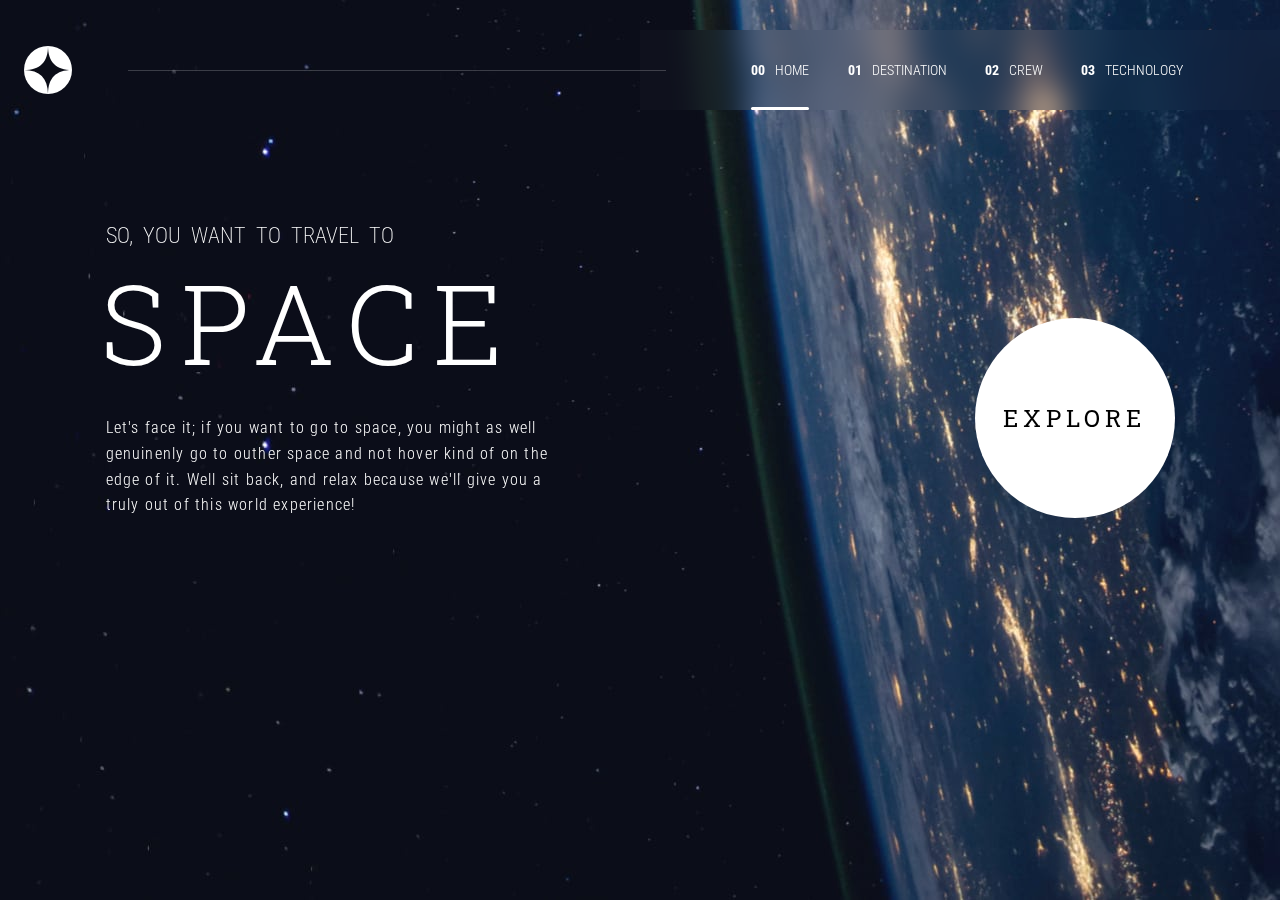
<file: index.html>
<!DOCTYPE html>
<html lang="en">

<head>
    <meta charset="UTF-8">
    <meta http-equiv="X-UA-Compatible" content="IE=edge">
    <meta name="viewport" content="width=device-width, initial-scale=1.0">
    <title>Space challenge</title>
    <link rel="preconnect" href="https://fonts.googleapis.com">
    <link rel="preconnect" href="https://fonts.gstatic.com" crossorigin>
    <link href="https://fonts.googleapis.com/css2?family=Roboto+Condensed:wght@300;400;700&display=swap"
        rel="stylesheet">
    <link href="https://fonts.googleapis.com/css2?family=Roboto+Slab&display=swap" rel="stylesheet">
    <link rel="preconnect" href="https://fonts.gstatic.com" crossorigin>
    <link href="https://fonts.googleapis.com/css2?family=Libre+Baskerville&display=swap" rel="stylesheet">
    <link rel="stylesheet" href="Css/style.css">
</head>

<body>
    <div class="bg-container"></div>
    <header>
        <input type="checkbox" class="nav-toggle" id="nav-toggle">
        <nav>
            <ul>
                <li class="first-li btn activebtn"><a class="a1 anchorTag" href="index.html">HOME</a></li>
                <li class="btn"><a class="a2 anchorTag" href="destination.html">DESTINATION</a></li>
                <li class="btn"><a class="a3 anchorTag" href="#">CREW</a></li>
                <li class="btn"><a class="a4 anchorTag" href="#">TECHNOLOGY</a></li>
            </ul>
        </nav>
        <label for="nav-toggle" class="nav-toggle-label">
            <span class="nav-toggle-span"></span>
        </label>
        <span class="logo">
            <svg xmlns="http://www.w3.org/2000/svg" width="48" height="48">
                <g fill="none" fill-rule="evenodd">
                    <circle cx="24" cy="24" r="24" fill="#FFF" />
                    <path fill="#0B0D17"
                        d="M24 0c0 16-8 24-24 24 15.718.114 23.718 8.114 24 24 0-16 8-24 24-24-16 0-24-8-24-24z" />
                </g>
            </svg>
        </span>
    </header>
    <div class="container">
        <div class="wrapper">
            <p class="container-first-p">SO, YOU WANT TO TRAVEL TO</p>
            <h1 class="container-h1">SPACE</h1>
            <p class="container-second-p">Let's face it; if you want to go to space, you might as well genuinenly go to
                outher space and not hover kind
                of
                on the edge of it. Well sit back, and relax because we'll give you a truly out of this world experience!
            </p>
        </div>
        <div class="second-container">
            <a class="explore-btn" href="destination.html">EXPLORE</a>
        </div>
    </div>
    <script src="javaScriptFile.js" charset="utf-8"></script>
</body>

</html>
</file>
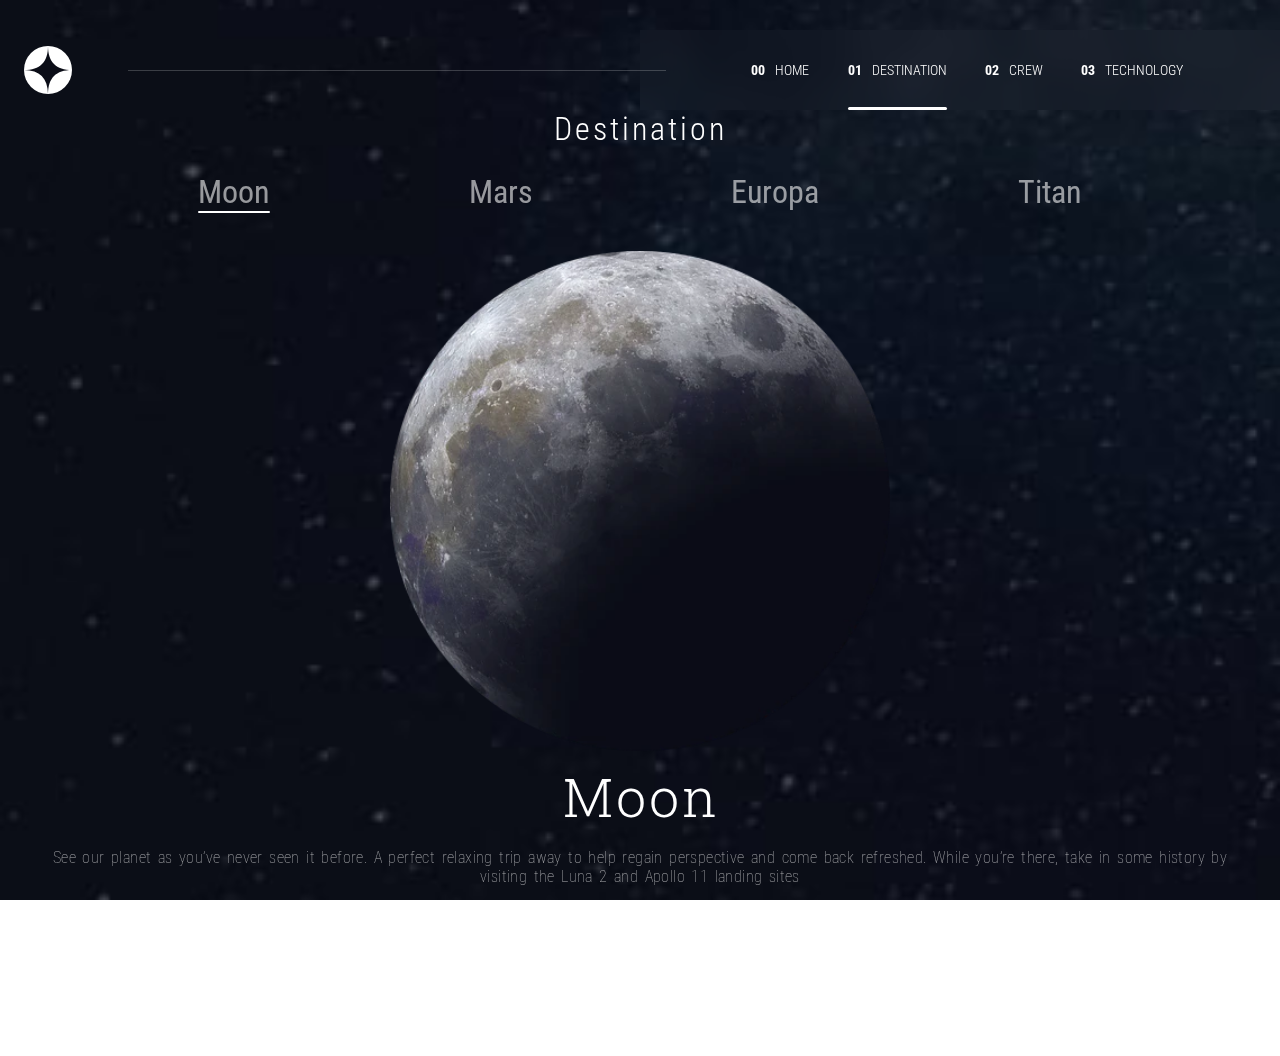
<file: destination.html>
<!DOCTYPE html>
<html lang="en">

<head>
    <meta charset="UTF-8">
    <meta http-equiv="X-UA-Compatible" content="IE=edge">
    <meta name="viewport" content="width=device-width, initial-scale=1.0">
    <title>Space challenge</title>
    <link rel="preconnect" href="https://fonts.googleapis.com">
    <link rel="preconnect" href="https://fonts.gstatic.com" crossorigin>
    <link href="https://fonts.googleapis.com/css2?family=Roboto+Condensed:wght@300;400;700&display=swap"
        rel="stylesheet">
    <link href="https://fonts.googleapis.com/css2?family=Roboto+Slab&display=swap" rel="stylesheet">
    <link rel="preconnect" href="https://fonts.gstatic.com" crossorigin>
    <link href="https://fonts.googleapis.com/css2?family=Libre+Baskerville&display=swap" rel="stylesheet">
    <link rel="stylesheet" href="Css/style.css">
</head>

<body>
    <div class="bg-container-destination"></div>
    <header>
        <input type="checkbox" class="nav-toggle" id="nav-toggle">
        <nav>
            <ul>
                <li class="first-li btn"><a class="a1" href="index.html">HOME</a></li>
                <li class="btn activebtn"><a class="a2" href="destination.html">DESTINATION</a></li>
                <li class="btn"><a class="a3" href="#">CREW</a></li>
                <li class="btn"><a class="a4" href="#">TECHNOLOGY</a></li>
            </ul>
        </nav>
        <label for="nav-toggle" class="nav-toggle-label">
            <span class="nav-toggle-span"></span>
        </label>
        <span class="logo">
            <svg xmlns="http://www.w3.org/2000/svg" width="48" height="48">
                <g fill="none" fill-rule="evenodd">
                    <circle cx="24" cy="24" r="24" fill="#FFF" />
                    <path fill="#0B0D17"
                        d="M24 0c0 16-8 24-24 24 15.718.114 23.718 8.114 24 24 0-16 8-24 24-24-16 0-24-8-24-24z" />
                </g>
            </svg>
        </span>
    </header>
    <h1 class="destination-h1">Destination</h1>
    <div class="planet-button-container">
        <span class="planet-btn active-p-btn">Moon</span>
        <span class="planet-btn">Mars</span>
        <span class="planet-btn">Europa</span>
        <span class="planet-btn">Titan</span>
    </div>
    <div class="wrapper-div">
        <div class="wrapper-div2"></div>
        <div class="absoluteFlexContainer fcontainer active-planet" id="Moon">
            <div class="img-div">
                <img class="planets" src="images/image-moon.webp" alt="">
            </div>

            <div class="content-div">
                <h1>Moon</h1>
                <p>See our planet as you’ve never seen it before. A perfect relaxing trip away to help regain
                    perspective and come back refreshed. While you’re there, take in some history by visiting the
                    Luna 2
                    and Apollo 11 landing sites</p>
                <div class="line-div"></div>
                <p class="avg-distance-p">Avg, Distance</p>
                <h1 class="avg-distance-h1">384,400 km</h1>
                <p class="day-p">Travel Time</p>
                <h1 class="day-h1">3 days</h1>
            </div>
        </div>
        <div class="absoluteFlexContainer fcontainer" id="Mars">
            <div class="img-div">
                <img class="planets" src="images/image-mars.webp" alt="">
            </div>

            <div class="content-div">
                <h1>Mars</h1>
                <p>Don’t forget to pack your hiking boots. You’ll need them to tackle Olympus Mons, the tallest
                    planetary mountain in our solar system. It’s two and a half times the size of Everest!</p>
                <div class="line-div"></div>
                <p class="avg-distance-p">Avg, Distance</p>
                <h1 class="avg-distance-h1">225 mil. km</h1>
                <p class="day-p">Travel Time</p>
                <h1 class="day-h1">9 months</h1>
            </div>
        </div>
        <div class="absoluteFlexContainer fcontainer" id="Europa">
            <div class="img-div">
                <img class="planets" src="images/image-europa.webp" alt="">
            </div>

            <div class="content-div">
                <h1>Europa</h1>
                <p>The smallest of the four Galilean moons orbiting Jupiter, Europa is a winter lover’s dream. With an
                    icy surface, it’s perfect for a bit of ice skating, curling, hockey, or simple relaxation in your
                    snug wintery cabin.</p>
                <div class="line-div"></div>
                <p class="avg-distance-p">Avg, Distance</p>
                <h1 class="avg-distance-h1">628 mil. km</h1>
                <p class="day-p">Travel Time</p>
                <h1 class="day-h1">3 Years</h1>
            </div>
        </div>
        <div class="absoluteFlexContainer fcontainer" id="Titan">
            <div class="img-div">
                <img class="planets" src="images/image-titan.webp" alt="">
            </div>

            <div class="content-div">
                <h1>Titan</h1>
                <p>The only moon known to have a dense atmosphere other than Earth, Titan is a home away from home (just
                    a few hundred degrees colder!). As a bonus, you get striking views of the Rings of Saturn.</p>
                <div class="line-div"></div>
                <p class="avg-distance-p">Avg, Distance</p>
                <h1 class="avg-distance-h1">1.6 bil. km</h1>
                <p class="day-p">Travel Time</p>
                <h1 class="day-h1">7 Years</h1>
            </div>
        </div>
    </div>


    <script src="javaScriptFile.js" charset="utf-8"></script>
</body>

</html>
</file>
<file: Css/style.css>
*,
*::before,
*::after {
    box-sizing: border-box;
}
html{
    width:100%;
}

body {
    margin: 0;
    padding: 0;
    font-family: 'Roboto Condensed', sans-serif;
}

.bg-container {
    z-index: -1;
    top: 0;
    left: 0;
    position: fixed;
    width: 100%;
    min-height: 100dvh;
    background-image: url(../images/background-home-mobile.jpg);
    background-repeat: no-repeat;
    background-size: cover;
    background-position: center;
    height:100dvh;
    overflow-y: scroll;
-webkit-overflow-scrolling: touch;
}

header {
    top: 10px;
    position: fixed;
    width: 100%;
    z-index: 99;
    text-align: center;
    height: 100px;
}

.logo {
    position: absolute;
    display: flex;
    top: 0;
    left: 0;
    height: 100%;
    align-items: center;
    margin-left: 1.5em;
}

nav {
    position: absolute;
    text-align: left;
    top: 100%;
    width: 100%;
    transform: scale(1, 0);
    transform-origin: top;
    transition: transform 400ms ease-in-out;
    background-color: rgba(0, 0, 0, 0.7);
    backdrop-filter: blur(15px);
    -webkit-backdrop-filter: blur(15px);
    border-radius: 15px;

}

nav ul {
    margin: 0;
    padding: 0;
    list-style: none;
    margin-top: 1.9em;
}


nav li {
    margin-bottom: 1.9em;
    margin-left: 1em;
    text-align: center;
    font-size: 1.9em;
}

nav .first-li {
    margin-top: 2.7em;
}

nav .a1::before {
    content: '00 ';
    word-spacing: 7px;
    font-weight: 700;
}

nav .a2::before {
    content: '01 ';
    word-spacing: 7px;
    font-weight: 700;
}

nav .a3::before {
    content: '02 ';
    word-spacing: 7px;
    font-weight: 700;
}

nav .a4::before {
    content: '03 ';
    word-spacing: 7px;
    font-weight: 700;
}


nav a {
    text-decoration: none;
    color: white;
    font-weight: 300;
    opacity: 0;
    transition: 150ms opacity ease-in-out;

}

nav a:hover {
    color: white;
}

.nav-toggle {
    display: none;
}

.nav-toggle:checked~nav {
    transform: scale(1, 1);
}

.nav-toggle:checked~nav a {
    opacity: 1;
    transition: opacity 250ms ease-in-out 250ms, 150ms color;
}

.nav-toggle-label {
    position: absolute;
    top: 0;
    right: 0;
    display: flex;
    height: 100%;
    margin-right: 1.5em;
    align-items: center;
}

.nav-toggle-label span,
.nav-toggle-label span::before,
.nav-toggle-label span::after {
    display: block;
    background-color: white;
    height: 4px;
    width: 2.5em;
    border-radius: 2px;
    position: relative;
    transition: 380ms;
    transition-property: top, bottom, transform, background-color;
}

.nav-toggle-label span::before,
.nav-toggle-label span::after {
    content: '';
    position: absolute;
}

.nav-toggle-label span::before {
    top: 15px;
}

.nav-toggle-label span::after {
    bottom: 15px;
}

.nav-toggle:checked~.nav-toggle-label span {
    background-color: rgba(0, 0, 0, 0);
}

.nav-toggle:checked~.nav-toggle-label span::before {
    top: 0;
    transform: rotate(45deg);
}

.nav-toggle:checked~.nav-toggle-label span::after {
    bottom: 0;
    transform: rotate(-45deg);
}



.container {
    text-align: center;
    color: white;
    margin-top: 150px;
    margin-left: 20px;
    margin-right: 20px;
}

.container-first-p {
    font-weight: 200;
    font-size: 1.4em;
    word-spacing: 5px;
}

.container-h1 {
    font-weight: 300;
    letter-spacing: 15px;
    /* Margin-right: -15px; to get rid of inconsistent of last letter letter spacing */
    margin-right: -15px;
    font-size: 5em;
    margin-top: 20px;
    margin-bottom: 20px;
    font-family: 'Roboto Slab';
}

.container-second-p {
    letter-spacing: 1.2px;
    font-size: 1.3em;
    line-height: 1.6em;
    font-weight: 300;
}

.second-container {
    height: 300px;
    width: 300px;
    border-radius: 300px;
    background-color: white;
    position: relative;
    margin-left: auto;
    margin-right: auto;
    margin-top: 65px;
}

.explore-btn {
    color: black;
    position: absolute;
    top: 50%;
    left: 50%;
    transform: translate(-50%, -50%);
    text-decoration: none;
    font-size: 2.7em;
    letter-spacing: 5px;
    font-family: 'Roboto Slab';
    height: 100%;
    width: 100%;
    border-radius: 100%;
    display: flex;
    align-items: center;
    justify-content: center;
}

/*Destination Page*/
.bg-container-destination {
    z-index: -1;
    top: 0;
    left: 0;
    position: fixed;
    width: 100%;
    height:100dvh;
    min-height: 100dvh;
    background-image: url(../images/background-destination-mobile.jpg);
    background-repeat: no-repeat;
    background-size: cover;
    background-position: center;
}

.destination-h1 {
    font-weight: 300;
    color: white;
    text-align: center;
    margin-top: 110px;
    letter-spacing: 3px;
}

.wrapper-div {
    position: relative;


}

.wrapper-div2 {}

.absoluteFlexContainer {

    position: absolute;
    top: 0;
    left: 0;
    display: flex;
    flex-direction: column;
    margin-left: 30px;
    margin-right: 30px;
    align-items: center;
    justify-content: center;
    text-align: center;
    transform: translateX(27px);
    content-visibility: hidden;
    opacity: 0;
    transition: 800ms ease-in-out;
    transition-property: transform, opacity;
}

.active-planet {
    transform: translateX(0px);
    content-visibility: visible;
    opacity: 1;
}

.img-div {
    width: 100%;
}

.planets {
    width: 63%;
    max-width: 500px;
}

.content-div p {
    color: rgba(255, 255, 255, 0.644);
    word-spacing: 2px;
    font-weight: 100;
    letter-spacing: 0.4px;
}

.content-div h1 {
    color: white;
    font-family: 'Roboto Slab';
    font-weight: 300;
    font-size: 3.4em;
    letter-spacing: 3px;
    margin-top: 5px;
    margin-bottom: 5px;
    margin-right: -3px;
}

.line-div {
    display: block;
    height: 1px;
    background-color: rgba(255, 255, 255, 0.199);
}

.avg-distance-p {
    font-weight: 300 !important;
    color: rgba(255, 255, 255, 0.822) !important;
    font-size: 1.3em;
    margin-bottom: 0 !important;
    margin-top: 15px;
}

.avg-distance-h1 {
    margin-top: 0 !important;
    font-size: 1.6em !important;
    font-family: 'Roboto Slab';
}

.day-p {
    font-weight: 300 !important;
    color: rgba(255, 255, 255, 0.822) !important;
    font-size: 1.3em;
    margin-bottom: 0 !important;
    margin-top: 17px;
}

.day-h1 {
    margin-top: 0 !important;
    font-size: 1.6em !important;
    font-family: 'Roboto Slab';
}

.planet-button-container {
    margin-top: 25px;
    margin-bottom: 40px;
    width: 100%;
    display: flex;
    flex-direction: row;
    justify-content: space-evenly;
}

@media screen and (max-width:480px) {
    .planet-button-container {
        justify-content: space-between;
        padding-left: 10px;
        padding-right: 10px;
    }
}


.planet-btn {
    cursor: pointer;
    color: rgba(255, 255, 255, 0.582);
    font-size: 2em;
    font-size: 300;
    position: relative;
}

.planet-btn::before {
    display: block;
    position: absolute;
    content: '';
    height: 2px;
    border-radius: 3px;
    background-color: white;
    left: 0;
    right: 0;
    top: 100%;
    transform: scale(0, 1);
    transition: transform ease-in-out 400ms;
}

.active-p-btn::before {
    transform-origin: left;
    transform: scale(1, 1);

}

.flex-item {
    content-visibility: hidden;
}





@media screen and (min-width:830px) {
    body {
        height: auto;
    }

    .nav-toggle-label {
        display: none;
    }

    .bg-container {
        z-index: -1;
        top: 0;
        left: 0;
        position: fixed;
        width: 100%;
        height: 100%;
        background-image: url(../images/desktop.jpg);
        background-repeat: no-repeat;
        background-size: cover;
        background-position: center;
    }

    header {
        margin-top: 20px;
        display: grid;
        grid-template-columns: 50% 50%;
        height: 80px;
    }

    header::before {
        content: '';
        position: absolute;
        height: 1px;
        width: 42%;
        background-color: rgba(255, 255, 255, 0.199);
        top: 50%;
        left: 10%;
        z-index: 100;
    }

    nav {
        all: unset;
        grid-column: 2/2;
        background-color: rgba(255, 255, 255, 0.021);

    }

    nav a {
        opacity: 1;
    }

    nav ul {
        margin-top: 0;
        display: flex;
        height: 100%;
        justify-content: center;
        align-items: center;
        gap: 1.5rem;
        backdrop-filter: blur(15px);
        -webkit-backdrop-filter: blur(15px);
    }

    nav li {
        margin-top: 0 !important;
        margin-bottom: 0 !important;
        font-size: 0.9em;
        padding: 0 !important;
        position: relative;
    }

    /* nav li::before {
        margin-top: 28px;
        display: block;
        position: absolute;
        content: '';
        height: 3px;
        border-radius: 3px;
        background-color: white;
        left: 0;
        right: 0;
        top: 100%;
        transform: scale(0, 1);
        transition: transform ease-in-out 250ms;
    }

    nav li:hover::before {
        transform: scale(1, 1);
    } */

    .container {
        margin-top: 200px;
        text-align: left;
        display: flex;
        justify-content: space-around;
        gap: 20%;
    }

    .container-h1 {
        margin-top: 0;
        font-size: 7em;
        margin-left: -5px;
    }

    .container-first-p {
        margin-bottom: 0;
    }

    .container-second-p {
        margin-bottom: 0;
        font-size: 1em;
    }

    .wrapper {
        max-width: 450px;
    }

    .second-container {
        all: unset;
        background-color: white;
        height: 200px;
        width: 200px;
        min-width: 200px;
        border-radius: 200px;
        position: relative;
        align-self: flex-end;
        transition: background-color ease-in-out 250ms;
    }

    .second-container:hover {
        background-color: black;
    }

    .explore-btn {
        all: unset;
        color: black;
        position: absolute;
        display: flex;
        height: 100%;
        width: 100%;
        border-radius: 100%;
        cursor: pointer;
        align-items: center;
        justify-content: center;
        font-size: 1.5em;
        letter-spacing: 5px;
        font-family: 'Roboto Slab';
        transition: color ease-in-out 250ms;
    }

    .explore-btn:hover {
        color: white;
    }

    .activebtn::before {
        margin-top: 28px;
        display: block;
        position: absolute;
        content: '';
        height: 3px;
        border-radius: 3px;
        background-color: white;
        left: 0;
        right: 0;
        top: 100%;
    }
}

@media screen and (max-width:913px) {
    .activebtn::before {
        margin-top: 19px;
    }
}
</file>
